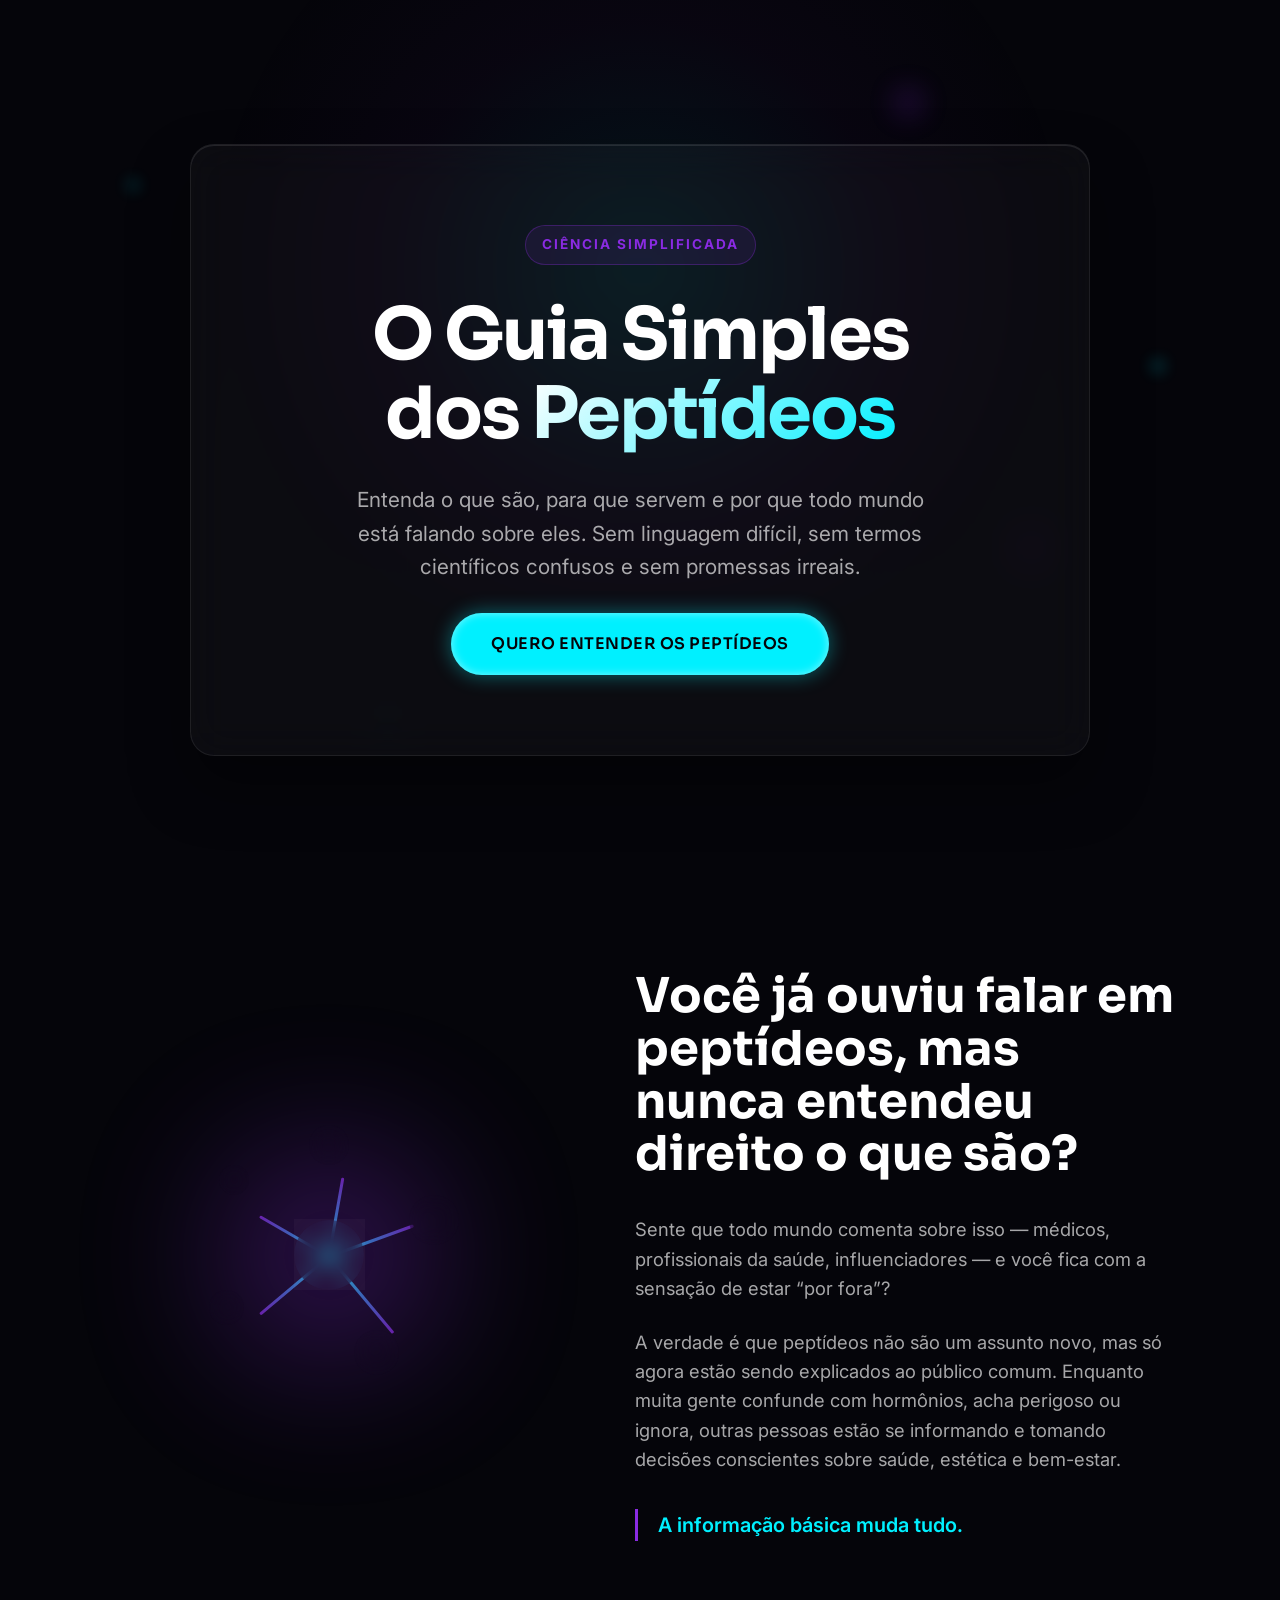
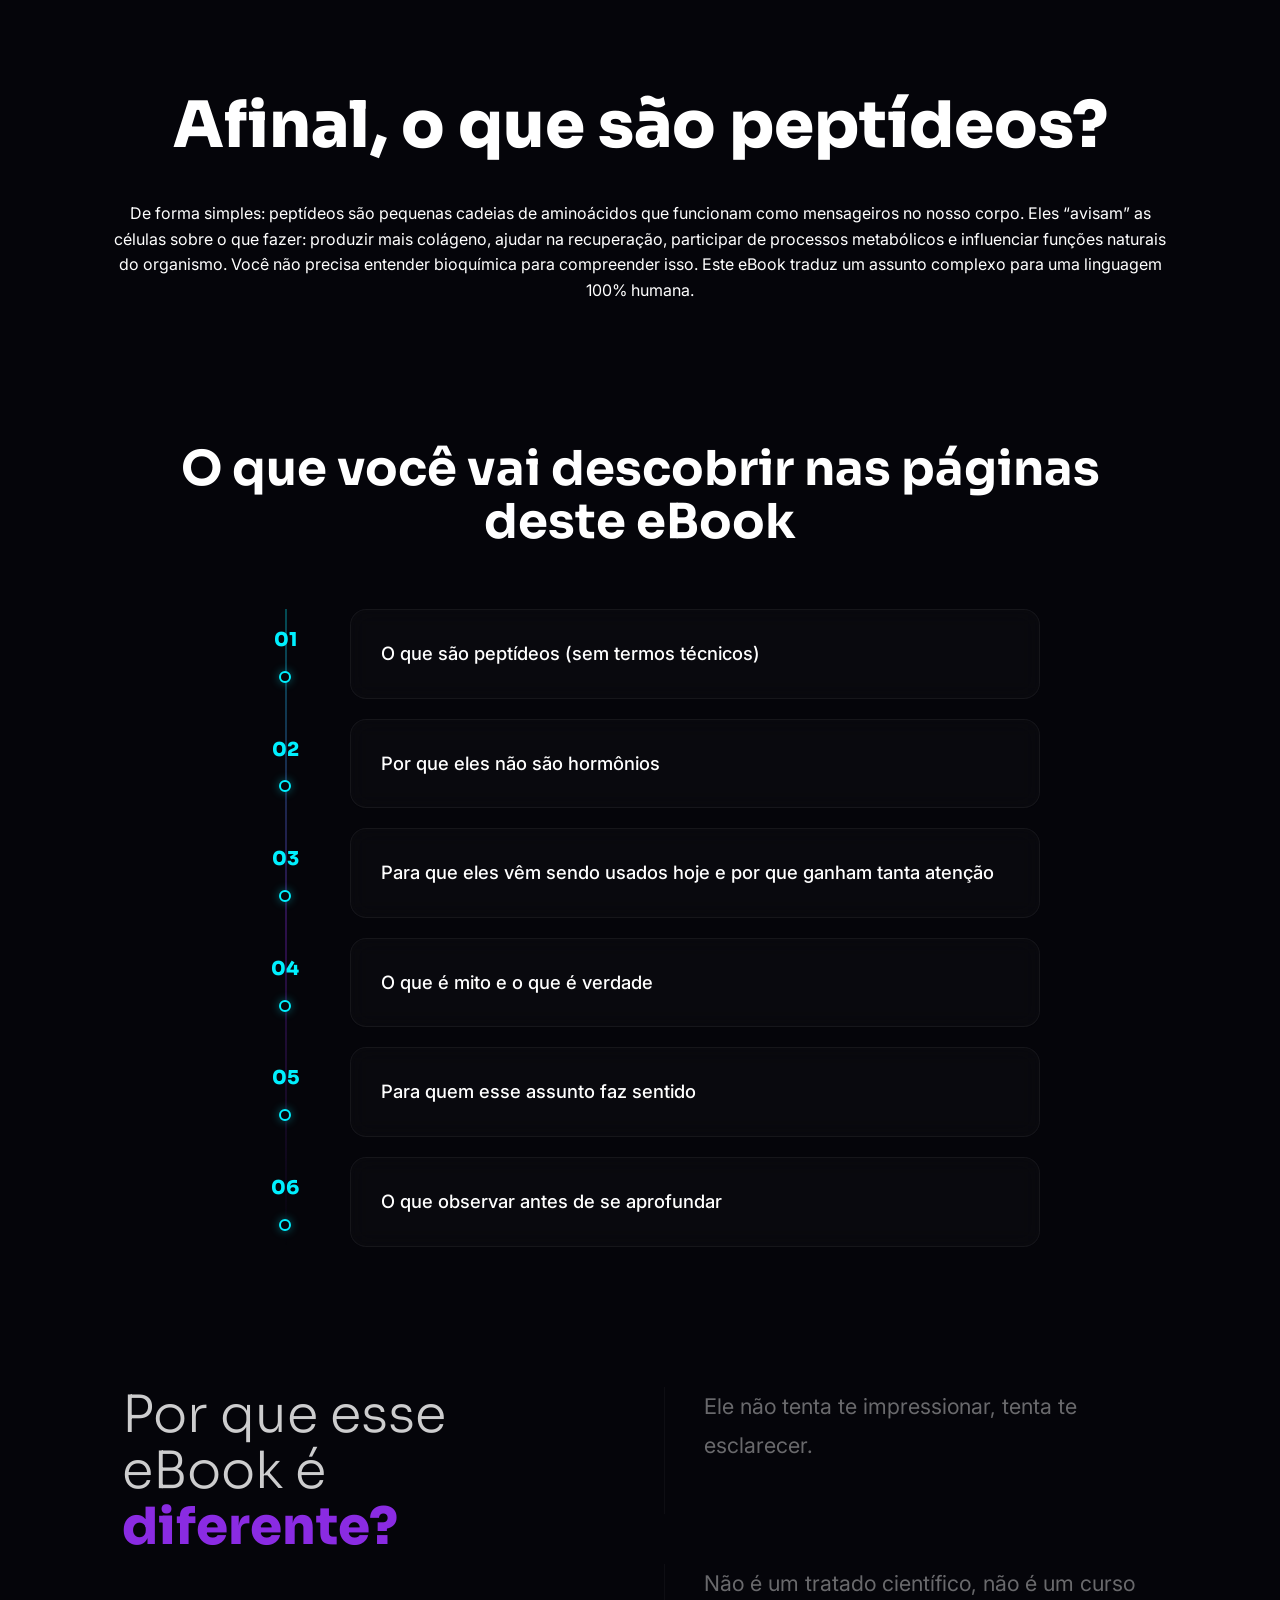
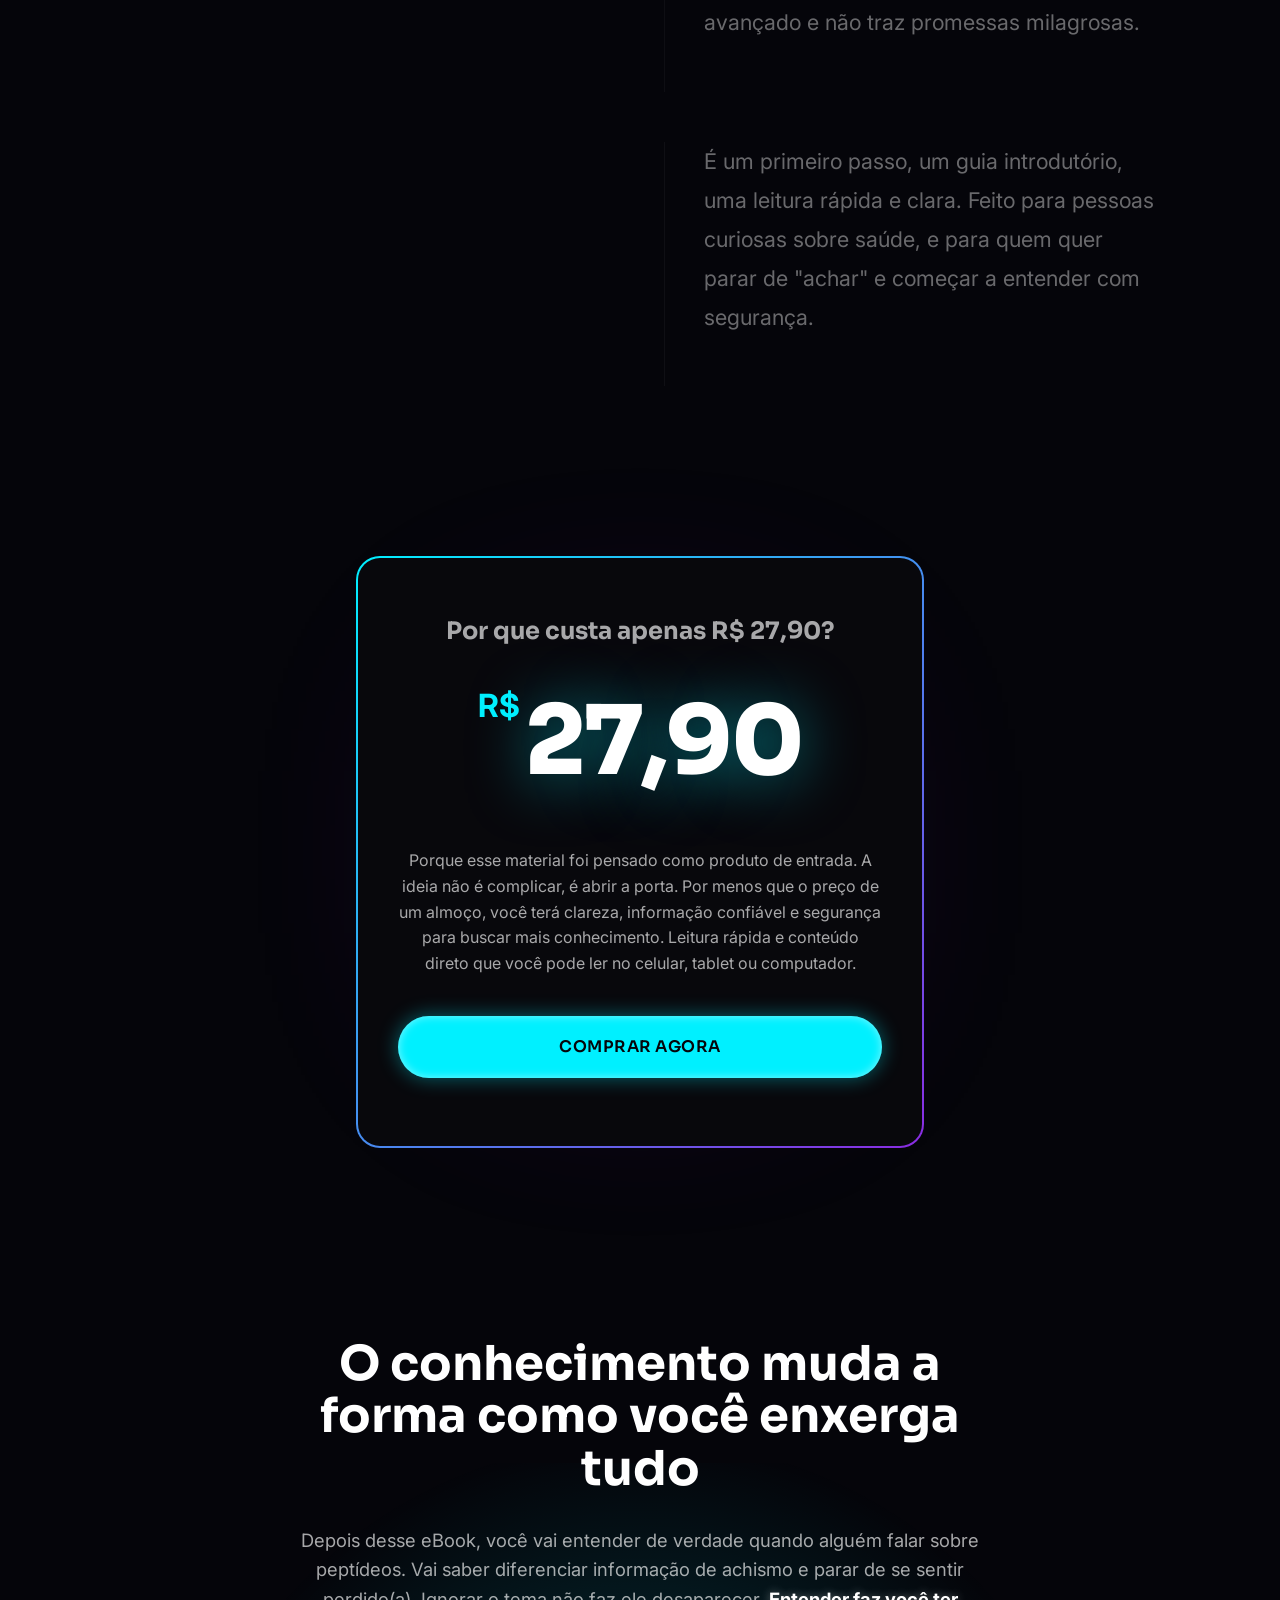
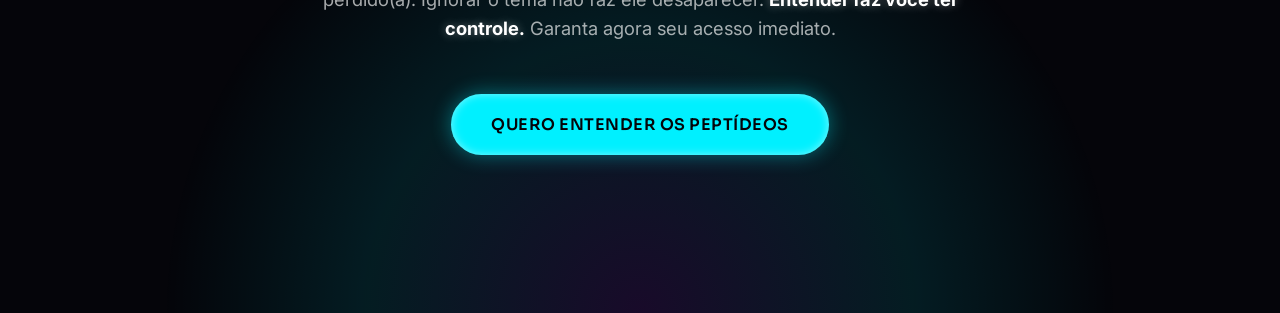
<file: _backup_v1/index.html>
<!DOCTYPE html>
<html lang="pt-BR">

<head>
    <meta charset="UTF-8">
    <meta name="viewport" content="width=device-width, initial-scale=1.0">
    <title>O Guia Simples dos Peptídeos</title>

    <!-- Fonts -->
    <link rel="preconnect" href="https://fonts.googleapis.com">
    <link rel="preconnect" href="https://fonts.gstatic.com" crossorigin>
    <link href="https://fonts.googleapis.com/css2?family=Sora:wght@400;600;700;800&display=swap" rel="stylesheet">
    <link href="https://fonts.googleapis.com/css2?family=Inter:wght@400;500;600&display=swap" rel="stylesheet">
    <!-- Using Inter as fallback for Geist if Geist isn't on Google Fonts -->

    <link href="https://unpkg.com/aos@2.3.1/dist/aos.css" rel="stylesheet">
    <link rel="stylesheet" href="style.css?v=1.0">
</head>

<body>

    <!-- Ambient floating particles representing peptides/molecules -->
    <div class="particles">
        <div class="particle p1"></div>
        <div class="particle p2"></div>
        <div class="particle p3"></div>
        <div class="particle p4"></div>
        <div class="particle p5"></div>
    </div>

    <!-- Spotlight Effect -->
    <div class="spotlight"></div>

    <main>
        <!-- ======== HERO SECTION ======== -->
        <header class="hero">
            <div class="hero-container">
                <div class="glass-card hero-content">
                    <div class="badge">Ciência Simplificada</div>
                    <h1 class="hero-title">O Guia Simples<br>dos <span>Peptídeos</span></h1>
                    <p class="hero-subtitle">
                        Entenda o que são, para que servem e por que todo mundo está falando sobre eles. Sem linguagem
                        difícil, sem termos científicos confusos e sem promessas irreais.
                    </p>
                    <a href="#comprar" class="btn-neon">QUERO ENTENDER OS PEPTÍDEOS</a>
                </div>
            </div>
        </header>

        <!-- ======== SEÇÃO: O PROBLEMA ======== -->
        <section class="problem-section" id="problem">
            <div class="container">
                <div class="split-layout">
                    <div class="problem-visual">
                        <div class="glow-orb"></div>
                        <div class="glass-molecule">
                            <div class="line l1"></div>
                            <div class="line l2"></div>
                            <div class="line l3"></div>
                            <div class="line l4"></div>
                            <div class="line l5"></div>

                            <div class="node n-core"></div>
                            <div class="node n1"></div>
                            <div class="node n2"></div>
                            <div class="node n3"></div>
                            <div class="node n4"></div>
                            <div class="node n5"></div>
                        </div>
                    </div>
                    <div class="problem-text" data-aos="fade-up">
                        <h2 class="section-title">Você já ouviu falar em peptídeos, mas nunca entendeu direito o que
                            são?</h2>
                        <p class="section-body">
                            Sente que todo mundo comenta sobre isso — médicos, profissionais da saúde, influenciadores —
                            e você fica com a sensação de estar “por fora”?
                        </p>
                        <p class="section-body">
                            A verdade é que peptídeos não são um assunto novo, mas só agora estão sendo explicados ao
                            público comum. Enquanto muita gente confunde com hormônios, acha perigoso ou ignora, outras
                            pessoas estão se informando e tomando decisões conscientes sobre saúde, estética e
                            bem-estar.
                        </p>
                        <p class="section-highlight">A informação básica muda tudo.</p>
                    </div>
                </div>
            </div>
        </section>
        <!-- ======== SEÇÃO 3: A SOLUÇÃO ======== -->
        <section class="solution-section" id="solucao">
            <div class="container text-center" data-aos="fade-up">
                <div class="solution-content">
                    <h2 class="solution-title">Afinal, o que são peptídeos?</h2>
                    <p class="solution-text">
                        De forma simples: peptídeos são pequenas cadeias de aminoácidos que funcionam como <span
                            class="highlight cyan">mensageiros</span> no nosso corpo. Eles “avisam” as células sobre o
                        que fazer: produzir mais colágeno, ajudar na recuperação, participar de processos metabólicos e
                        influenciar funções naturais do organismo. Você não precisa entender bioquímica para compreender
                        isso. Este eBook traduz um assunto complexo para uma linguagem <span class="highlight cyan">100%
                            humana</span>.
                    </p>
                </div>
            </div>
            <div class="soft-gradient-conic"></div>
        </section>

        <!-- ======== SEÇÃO 4: O QUE VOCÊ VAI APRENDER ======== -->
        <section class="learn-section" id="aprender">
            <div class="container learn-container">
                <h2 class="section-title text-center" style="margin-bottom: 60px;">O que você vai descobrir nas páginas
                    deste eBook</h2>

                <div class="flow-container">
                    <div class="flow-line"></div>

                    <div class="flow-step" data-aos="fade-up" data-aos-delay="0">
                        <div class="step-indicator">
                            <span class="step-num">01</span>
                            <div class="step-dot"></div>
                        </div>
                        <div class="flow-card">
                            <p>O que são peptídeos
                                (sem termos técnicos)</p>
                        </div>
                    </div>

                    <div class="flow-step" data-aos="fade-up" data-aos-delay="100">
                        <div class="step-indicator">
                            <span class="step-num">02</span>
                            <div class="step-dot"></div>
                        </div>
                        <div class="flow-card">
                            <p>Por que eles não são hormônios</p>
                        </div>
                    </div>

                    <div class="flow-step" data-aos="fade-up" data-aos-delay="200">
                        <div class="step-indicator">
                            <span class="step-num">03</span>
                            <div class="step-dot"></div>
                        </div>
                        <div class="flow-card">
                            <p>Para que eles vêm sendo usados hoje e por que ganham tanta atenção</p>
                        </div>
                    </div>

                    <div class="flow-step" data-aos="fade-up" data-aos-delay="300">
                        <div class="step-indicator">
                            <span class="step-num">04</span>
                            <div class="step-dot"></div>
                        </div>
                        <div class="flow-card">
                            <p>O que é mito e o que é verdade</p>
                        </div>
                    </div>

                    <div class="flow-step" data-aos="fade-up" data-aos-delay="400">
                        <div class="step-indicator">
                            <span class="step-num">05</span>
                            <div class="step-dot"></div>
                        </div>
                        <div class="flow-card">
                            <p>Para quem esse assunto faz sentido</p>
                        </div>
                    </div>

                    <div class="flow-step" data-aos="fade-up" data-aos-delay="500">
                        <div class="step-indicator">
                            <span class="step-num">06</span>
                            <div class="step-dot"></div>
                        </div>
                        <div class="flow-card">
                            <p>O que observar antes de se aprofundar</p>
                        </div>
                    </div>

                </div>
            </div>
        </section>

        <!-- ======== SEÇÃO 5: DIFERENCIAL E PÚBLICO ======== -->
        <section class="differential-section" id="diferencial">
            <div class="container diff-container">
                <div class="diff-left">
                    <h2 class="sticky-title">
                        <span class="font-light dimmed">Por que esse eBook é</span><br>
                        <span class="font-black purple">diferente?</span>
                    </h2>
                </div>
                <div class="diff-right">
                    <div class="diff-block">
                        <div class="line-animated">
                            <div class="cursor-glow"></div>
                        </div>
                        <p>Ele não tenta te impressionar, tenta te esclarecer.</p>
                    </div>
                    <div class="diff-block">
                        <div class="line-animated">
                            <div class="cursor-glow"></div>
                        </div>
                        <p>Não é um tratado científico, não é um curso avançado e não traz promessas milagrosas.</p>
                    </div>
                    <div class="diff-block">
                        <div class="line-animated">
                            <div class="cursor-glow"></div>
                        </div>
                        <p>É um primeiro passo, um guia introdutório, uma leitura rápida e clara. Feito para pessoas
                            curiosas sobre saúde, e para quem quer parar de "achar" e começar a entender com segurança.
                        </p>
                    </div>
                </div>
            </div>
        </section>

        <!-- ======== SEÇÃO 6: OFERTA E PREÇO ======== -->
        <section class="offer-section" id="oferta">
            <div class="glow-orb-bg"></div>
            <div class="container">
                <div class="offer-card" data-aos="fade-up">
                    <div class="border-glow"></div>
                    <div class="offer-inner">
                        <h2 class="offer-title">Por que custa apenas R$ 27,90?</h2>
                        <div class="price-callout">
                            <span class="currency">R$</span>
                            <span class="price-value">27,90</span>
                        </div>
                        <p class="offer-body">
                            Porque esse material foi pensado como produto de entrada. A ideia não é complicar, é abrir a
                            porta. Por menos que o preço de um almoço, você terá clareza, informação confiável e
                            segurança para buscar mais conhecimento. Leitura rápida e conteúdo direto que você pode ler
                            no celular, tablet ou computador.
                        </p>
                        <a href="#comprar" class="btn-neon offer-btn">COMPRAR AGORA</a>
                    </div>
                </div>
            </div>
        </section>

        <!-- ======== SEÇÃO 7: FINAL END ======== -->
        <section class="final-section" id="comprar">
            <div class="radial-bottom-glow"></div>
            <div class="container text-center final-container" data-aos="fade-up">
                <h2 class="final-title">O conhecimento muda a forma como você enxerga tudo</h2>
                <p class="final-body">
                    Depois desse eBook, você vai entender de verdade quando alguém falar sobre peptídeos. Vai saber
                    diferenciar informação de achismo e parar de se sentir perdido(a). Ignorar o tema não faz ele
                    desaparecer. <span class="text-bold text-glow">Entender faz você ter controle.</span> Garanta agora
                    seu acesso imediato.
                </p>
                <a href="https://pay.kiwify.com.br/xxxxx" class="btn-neon pulse-ring">QUERO ENTENDER OS PEPTÍDEOS</a>
            </div>
        </section>

    </main>

    <script src="https://unpkg.com/aos@2.3.1/dist/aos.js"></script>
    <script src="script.js"></script>
</body>

</html>
</file>
<file: _backup_v1/style.css>
/* CSS Reset and Variables */
:root {
    --bg-dark: #05050A;
    --neon-cyan: #00F0FF;
    --neon-purple: #8A2BE2;
    --text-main: #FFFFFF;
    --text-muted: rgba(255, 255, 255, 0.65);

    --font-heading: 'Sora', sans-serif;
    --font-body: 'Geist', 'Inter', sans-serif;

    --glass-bg: rgba(255, 255, 255, 0.03);
    --glass-border: rgba(255, 255, 255, 0.08);
}

* {
    margin: 0;
    padding: 0;
    box-sizing: border-box;
}

body {
    background-color: var(--bg-dark);
    color: var(--text-main);
    font-family: var(--font-body);
    overflow-x: hidden;
    line-height: 1.6;
    -webkit-font-smoothing: antialiased;
}

/* Typography elements */
h1,
h2,
h3,
h4,
h5,
h6 {
    font-family: var(--font-heading);
    line-height: 1.1;
}

a {
    text-decoration: none;
}

.container {
    max-width: 1200px;
    margin: 0 auto;
    padding: 0 5%;
}

/* =========================================
   BACKGROUND & SPOTLIGHT (The Archetype)
========================================= */

.spotlight {
    position: fixed;
    top: -10%;
    left: 50%;
    transform: translateX(-50%);
    width: 80vw;
    height: 80vh;
    background: radial-gradient(circle, rgba(0, 240, 255, 0.08) 0%, rgba(138, 43, 226, 0.03) 40%, rgba(5, 5, 10, 0) 70%);
    border-radius: 50%;
    pointer-events: none;
    z-index: -1;
}

/* Float Loop Particles (Molecules) */
.particles {
    position: fixed;
    top: 0;
    left: 0;
    width: 100%;
    height: 100%;
    pointer-events: none;
    z-index: -2;
    overflow: hidden;
}

.particle {
    position: absolute;
    border-radius: 50%;
    background: var(--neon-cyan);
    filter: blur(8px);
    opacity: 0.3;
    animation: floatLoop 20s infinite linear;
}

.p1 {
    width: 10px;
    height: 10px;
    top: 20%;
    left: 10%;
    animation-duration: 25s;
}

.p2 {
    width: 15px;
    height: 15px;
    top: 60%;
    left: 80%;
    background: var(--neon-purple);
    animation-duration: 30s;
    animation-delay: -5s;
}

.p3 {
    width: 8px;
    height: 8px;
    top: 80%;
    left: 30%;
    animation-duration: 18s;
    animation-delay: -10s;
}

.p4 {
    width: 25px;
    height: 25px;
    top: 10%;
    left: 70%;
    background: var(--neon-purple);
    filter: blur(15px);
    animation-duration: 35s;
}

.p5 {
    width: 12px;
    height: 12px;
    top: 40%;
    left: 90%;
    animation-duration: 22s;
    animation-delay: -15s;
}

@keyframes floatLoop {
    0% {
        transform: translateY(0) translateX(0) rotate(0deg);
        opacity: 0.2;
    }

    25% {
        transform: translateY(-50px) translateX(30px) rotate(90deg);
        opacity: 0.5;
    }

    50% {
        transform: translateY(-100px) translateX(-20px) rotate(180deg);
        opacity: 0.2;
    }

    75% {
        transform: translateY(-50px) translateX(-40px) rotate(270deg);
        opacity: 0.5;
    }

    100% {
        transform: translateY(0) translateX(0) rotate(360deg);
        opacity: 0.2;
    }
}

/* =========================================
   GLASSMORPHISM COMPONENTS
========================================= */

.glass-card {
    background: var(--glass-bg);
    backdrop-filter: blur(20px);
    -webkit-backdrop-filter: blur(20px);
    border: 1px solid var(--glass-border);
    border-radius: 24px;
    box-shadow: 0 30px 60px rgba(0, 0, 0, 0.4), inset 0 1px 0 rgba(255, 255, 255, 0.1);
}

.btn-neon {
    display: inline-block;
    padding: 18px 40px;
    font-family: var(--font-heading);
    font-weight: 600;
    font-size: 1rem;
    color: var(--bg-dark);
    background: var(--neon-cyan);
    border-radius: 100px;
    letter-spacing: 0.5px;
    box-shadow: 0 0 20px rgba(0, 240, 255, 0.4), inset 0 0 10px rgba(255, 255, 255, 0.5);
    transition: all 0.3s cubic-bezier(0.175, 0.885, 0.32, 1.275);
    position: relative;
    overflow: hidden;
    z-index: 1;
}

.btn-neon::before {
    content: '';
    position: absolute;
    top: 0;
    left: -100%;
    width: 50%;
    height: 100%;
    background: linear-gradient(90deg, transparent, rgba(255, 255, 255, 0.4), transparent);
    transform: skewX(-20deg);
    transition: all 0.5s ease;
    z-index: -1;
}

.btn-neon:hover {
    transform: translateY(-3px) scale(1.02);
    box-shadow: 0 10px 30px rgba(0, 240, 255, 0.6), inset 0 0 15px rgba(255, 255, 255, 0.6);
}

.btn-neon:hover::before {
    left: 150%;
}

/* =========================================
   HERO SECTION
========================================= */

.hero {
    min-height: 100vh;
    display: flex;
    align-items: center;
    justify-content: center;
    padding: 100px 5%;
    position: relative;
}

.hero-container {
    max-width: 900px;
    width: 100%;
    margin: 0 auto;
    position: relative;
}

.hero-content {
    padding: 80px 60px;
    text-align: center;
    display: flex;
    flex-direction: column;
    align-items: center;
    gap: 30px;
}

.badge {
    font-size: 0.85rem;
    text-transform: uppercase;
    letter-spacing: 2px;
    color: var(--neon-purple);
    font-weight: 700;
    background: rgba(138, 43, 226, 0.1);
    border: 1px solid rgba(138, 43, 226, 0.3);
    padding: 8px 16px;
    border-radius: 100px;
}

.hero-title {
    font-size: clamp(2.5rem, 6vw, 4.5rem);
    letter-spacing: -0.03em;
}

.hero-title span {
    background: linear-gradient(135deg, var(--text-main) 0%, var(--neon-cyan) 100%);
    -webkit-background-clip: text;
    background-clip: text;
    -webkit-text-fill-color: transparent;
    display: inline-block;
}

.hero-subtitle {
    font-size: clamp(1.1rem, 2vw, 1.3rem);
    color: var(--text-muted);
    max-width: 600px;
    margin: 0 auto;
}

/* =========================================
   PROBLEM SECTION
========================================= */

.problem-section {
    padding: 70px 0;
    position: relative;
}

.split-layout {
    display: grid;
    grid-template-columns: 1fr 1.2fr;
    gap: 80px;
    align-items: center;
}

.problem-visual {
    position: relative;
    height: 400px;
    display: flex;
    align-items: center;
    justify-content: center;
}

.glow-orb {
    position: absolute;
    width: 200px;
    height: 200px;
    background: var(--neon-purple);
    filter: blur(80px);
    opacity: 0.4;
    border-radius: 50%;
    animation: pulseOrb 8s infinite alternate ease-in-out;
}

@keyframes pulseOrb {
    0% {
        transform: scale(0.8);
        opacity: 0.3;
    }

    100% {
        transform: scale(1.2);
        opacity: 0.6;
    }
}

/* Abstract glass molecule representation */
.glass-molecule {
    position: relative;
    width: 300px;
    height: 300px;
    animation: floatLoop 15s infinite alternate ease-in-out;
}

.node {
    position: absolute;
    background: var(--glass-bg);
    backdrop-filter: blur(10px);
    -webkit-backdrop-filter: blur(10px);
    border: 2px solid var(--neon-cyan);
    border-radius: 50%;
    box-shadow: inset 0 0 15px rgba(0, 240, 255, 0.3), 0 0 10px rgba(0, 240, 255, 0.2);
}

/* Central/Main Node */
.node.n-core {
    width: 70px;
    height: 70px;
    top: 115px;
    left: 115px;
    border-color: var(--neon-purple);
    box-shadow: inset 0 0 20px rgba(138, 43, 226, 0.4);
}

/* Orbiting Nodes */
.node.n1 {
    width: 40px;
    height: 40px;
    top: 20px;
    left: 130px;
}

.node.n2 {
    width: 50px;
    height: 50px;
    top: 90px;
    right: 20px;
    border-color: var(--neon-purple);
    box-shadow: inset 0 0 15px rgba(138, 43, 226, 0.3), 0 0 10px rgba(138, 43, 226, 0.2);
}

.node.n3 {
    width: 45px;
    height: 45px;
    bottom: 30px;
    right: 80px;
}

.node.n4 {
    width: 35px;
    height: 35px;
    bottom: 80px;
    left: 30px;
    border-color: var(--neon-purple);
    box-shadow: inset 0 0 15px rgba(138, 43, 226, 0.3), 0 0 10px rgba(138, 43, 226, 0.2);
}

.node.n5 {
    width: 30px;
    height: 30px;
    top: 60px;
    left: 40px;
}

/* Conexões (Lines) */
.line {
    position: absolute;
    background: linear-gradient(to right, var(--neon-cyan), var(--neon-purple));
    height: 3px;
    border-radius: 3px;
    opacity: 0.7;
    transform-origin: left center;
}

/* n-core to n1 */
.line.l1 {
    width: 80px;
    top: 150px;
    left: 150px;
    transform: rotate(-80deg);
}

/* n-core to n2 */
.line.l2 {
    width: 90px;
    top: 150px;
    left: 150px;
    transform: rotate(-20deg);
}

/* n-core to n3 */
.line.l3 {
    width: 100px;
    top: 150px;
    left: 150px;
    transform: rotate(50deg);
}

/* n-core to n4 */
.line.l4 {
    width: 90px;
    top: 150px;
    left: 150px;
    transform: rotate(140deg);
}

/* n-core to n5 */
.line.l5 {
    width: 80px;
    top: 150px;
    left: 150px;
    transform: rotate(-150deg);
}

.problem-text {
    display: flex;
    flex-direction: column;
    gap: 24px;
}

.section-title {
    font-size: clamp(2rem, 4vw, 3rem);
    margin-bottom: 10px;
}

.section-body {
    font-size: 1.15rem;
    color: var(--text-muted);
}

.section-highlight {
    font-size: 1.25rem;
    font-weight: 600;
    color: var(--neon-cyan);
    border-left: 3px solid var(--neon-purple);
    padding-left: 20px;
    margin-top: 10px;
}

/* =========================================
   MEDIA QUERIES
========================================= */

@media (max-width: 900px) {
    .split-layout {
        grid-template-columns: 1fr;
        gap: 60px;
    }

    .problem-visual {
        grid-row: 2;
        /* Move graphic below text on mobile */
        height: 300px;
    }

    .hero-content {
        padding: 50px 30px;
    }
}

/* =========================================
   SEÇÃO 3: A SOLUÇÃO (SCROLL STORYTELLING)
========================================= */
.solution-section {
    position: relative;
    padding: 80px 0;
}

.scroll-wrapper {
    height: 200vh;
    position: relative;
}

.sticky-content {
    position: sticky;
    top: 20vh;
    text-align: center;
    max-width: 800px;
    margin: 0 auto;
    padding: 0 5%;
}

.solution-title {
    font-size: clamp(2.5rem, 5vw, 4rem);
    font-weight: 800;
    color: #FFFFFF;
    margin-bottom: 40px;
}

.reveal-text {
    font-weight: 500;
    font-size: clamp(1.2rem, 2.5vw, 1.8rem);
    line-height: 1.6;
    color: rgba(255, 255, 255, 0.2);
}

.reveal-text span.word {
    transition: color 0.3s ease, text-shadow 0.3s ease;
}

.reveal-text span.word.active {
    color: #FFFFFF;
}

.reveal-text span.word.highlight.active {
    color: var(--neon-cyan);
    text-shadow: 0 0 15px rgba(0, 240, 255, 0.6);
}

/* =========================================
   SEÇÃO 4: FLUXO DE DESCOBERTA (O QUE VAI APRENDER)
========================================= */
.learn-section {
    padding: 60px 5%;
}

.text-center {
    text-align: center;
}

.flow-container {
    max-width: 800px;
    margin: 0 auto;
    position: relative;
    padding-left: 20px;
}

/* Linha da timeline conectando os pontos */
.flow-line {
    position: absolute;
    left: 45px;
    top: 0;
    bottom: 0;
    width: 2px;
    background: linear-gradient(to bottom, var(--neon-cyan), var(--neon-purple), transparent);
    opacity: 0.3;
}

.flow-step {
    display: flex;
    align-items: center;
    gap: 40px;
    margin-bottom: 20px;
    position: relative;
    z-index: 2;
}

.flow-step:last-child {
    margin-bottom: 0;
}

.step-indicator {
    display: flex;
    flex-direction: column;
    align-items: center;
    gap: 15px;
    width: 50px;
    flex-shrink: 0;
}

.step-num {
    font-family: var(--font-heading);
    font-size: 1.2rem;
    color: var(--neon-cyan);
    font-weight: 800;
}

.step-dot {
    width: 12px;
    height: 12px;
    background: #05050A;
    border: 2px solid var(--neon-cyan);
    border-radius: 50%;
    box-shadow: 0 0 10px rgba(0, 240, 255, 0.4);
    transition: transform 0.3s ease, background 0.3s ease;
}

.flow-card {
    background: rgba(255, 255, 255, 0.02);
    border: 1px solid rgba(255, 255, 255, 0.05);
    border-radius: 16px;
    padding: 30px;
    flex-grow: 1;
    transition: transform 0.4s ease, border-color 0.4s ease, box-shadow 0.4s ease;
    backdrop-filter: blur(10px);
}

.flow-card p {
    font-weight: 500;
    font-size: 1.15rem;
    color: #FFF;
    line-height: 1.5;
    margin: 0;
}

/* Hover e Efeitos */
.flow-step:hover .flow-card {
    transform: translateX(10px);
    border-color: rgba(138, 43, 226, 0.4);
    box-shadow: 0 10px 30px rgba(0, 0, 0, 0.5), inset 0 0 15px rgba(138, 43, 226, 0.05);
}

.flow-step:hover .step-dot {
    background: var(--neon-purple);
    border-color: var(--neon-purple);
    box-shadow: 0 0 15px var(--neon-purple);
    transform: scale(1.3);
}

@media (max-width: 768px) {
    .flow-step {
        flex-direction: column;
        align-items: flex-start;
        gap: 20px;
    }

    .flow-line {
        left: 30px;
    }

    .step-indicator {
        flex-direction: row;
        width: auto;
    }

    .flow-card {
        width: 100%;
    }

    .flow-step:hover .flow-card {
        transform: translateY(-5px);
    }
}

/* =========================================
   SEÇÃO 5: DIFERENCIAL E PÚBLICO
========================================= */
.differential-section {
    padding: 80px 5%;
}

.diff-container {
    display: flex;
    gap: 10vw;
}

.diff-left {
    flex: 0 0 40%;
}

.sticky-title {
    position: sticky;
    top: 30vh;
    font-size: clamp(2.5rem, 4vw, 3.5rem);
    line-height: 1.1;
}

.font-light.dimmed {
    font-weight: 300;
    color: rgba(255, 255, 255, 0.8);
}

.font-black.purple {
    font-weight: 800;
    color: var(--neon-purple);
}

.diff-right {
    flex: 1;
    display: flex;
    flex-direction: column;
    gap: 50px;
}

.diff-block {
    position: relative;
    padding-left: 40px;
    padding-bottom: 50px;
    opacity: 0.4;
    transition: opacity 0.6s ease;
}

.diff-block.active {
    opacity: 1;
}

.diff-block p {
    font-size: 1.35rem;
    line-height: 1.8;
}

.line-animated {
    position: absolute;
    left: 0;
    top: 0;
    bottom: 0;
    width: 1px;
    background: rgba(255, 255, 255, 0.1);
}

.cursor-glow {
    position: absolute;
    top: 0;
    left: -1px;
    width: 3px;
    height: 0;
    background: var(--neon-cyan);
    box-shadow: 0 0 10px var(--neon-cyan);
    transition: height 0.8s ease;
}

.diff-block.active .cursor-glow {
    height: 100%;
}

@media (max-width: 900px) {
    .diff-container {
        flex-direction: column;
        gap: 60px;
    }

    .diff-left {
        flex: none;
    }

    .sticky-title {
        position: static;
    }
}

/* =========================================
   SEÇÃO 6: OFERTA E PREÇO
========================================= */
.offer-section {
    padding: 90px 0;
    position: relative;
    display: flex;
    align-items: center;
    justify-content: center;
}

.glow-orb-bg {
    position: absolute;
    width: 300px;
    height: 300px;
    background: var(--neon-purple);
    filter: blur(120px);
    opacity: 0.3;
    top: 50%;
    left: 50%;
    transform: translate(-50%, -50%);
    pointer-events: none;
    z-index: 0;
}

.offer-card {
    position: relative;
    max-width: 600px;
    width: calc(100% - 2rem);
    margin: 0 auto;
    z-index: 1;
    background: #08080C;
    border-radius: 24px;
    padding: 2px;
    overflow: hidden;
}

.border-glow {
    position: absolute;
    inset: 0;
    background: linear-gradient(135deg, var(--neon-cyan), var(--neon-purple));
    z-index: 0;
}

.offer-inner {
    position: relative;
    background: #08080C;
    border-radius: 22px;
    padding: 60px 40px;
    z-index: 1;
    text-align: center;
}

.offer-title {
    font-size: 1.5rem;
    color: var(--text-muted);
    margin-bottom: 20px;
}

.price-callout {
    margin-bottom: 30px;
    display: flex;
    align-items: flex-start;
    justify-content: center;
}

.currency {
    font-size: 2rem;
    font-weight: 700;
    margin-top: 15px;
    margin-right: 5px;
    color: var(--neon-cyan);
}

.price-value {
    font-family: var(--font-heading);
    font-weight: 900;
    font-size: clamp(3.5rem, 8vw, 6rem);
    letter-spacing: -2px;
    color: #FFF;
    text-shadow: 0px 4px 60px rgba(0, 240, 255, 0.5);
}

.offer-body {
    font-size: 1rem;
    color: var(--text-muted);
    margin-bottom: 40px;
}

.offer-btn {
    width: 100%;
}

/* =========================================
   SEÇÃO 7: FINAL END
========================================= */
.final-section {
    padding: 100px 5% 150px 5%;
    position: relative;
}

.final-container {
    max-width: 800px;
    margin: 0 auto;
    position: relative;
    z-index: 1;
}

.radial-bottom-glow {
    position: absolute;
    bottom: 0;
    left: 50%;
    transform: translateX(-50%);
    width: 80vw;
    height: 50vh;
    background: radial-gradient(circle at bottom, rgba(138, 43, 226, 0.15) 0%, rgba(0, 240, 255, 0.1) 40%, rgba(5, 5, 10, 0) 70%);
    pointer-events: none;
    z-index: 0;
}

.final-title {
    font-size: clamp(2rem, 4vw, 3rem);
    font-weight: 700;
    margin-bottom: 30px;
}

.final-body {
    font-size: 1.15rem;
    color: var(--text-muted);
    margin-bottom: 50px;
}

.text-bold {
    font-weight: 700;
    color: #FFF;
}

.text-glow {
    text-shadow: 0 0 10px rgba(255, 255, 255, 0.4);
}

.pulse-ring {
    animation: pulseRing 3s infinite;
}

@keyframes pulseRing {
    0% {
        box-shadow: 0 0 0 0 rgba(0, 240, 255, 0.4);
    }

    70% {
        box-shadow: 0 0 0 30px rgba(138, 43, 226, 0);
    }

    100% {
        box-shadow: 0 0 0 0 rgba(0, 240, 255, 0);
    }
}
</file>
